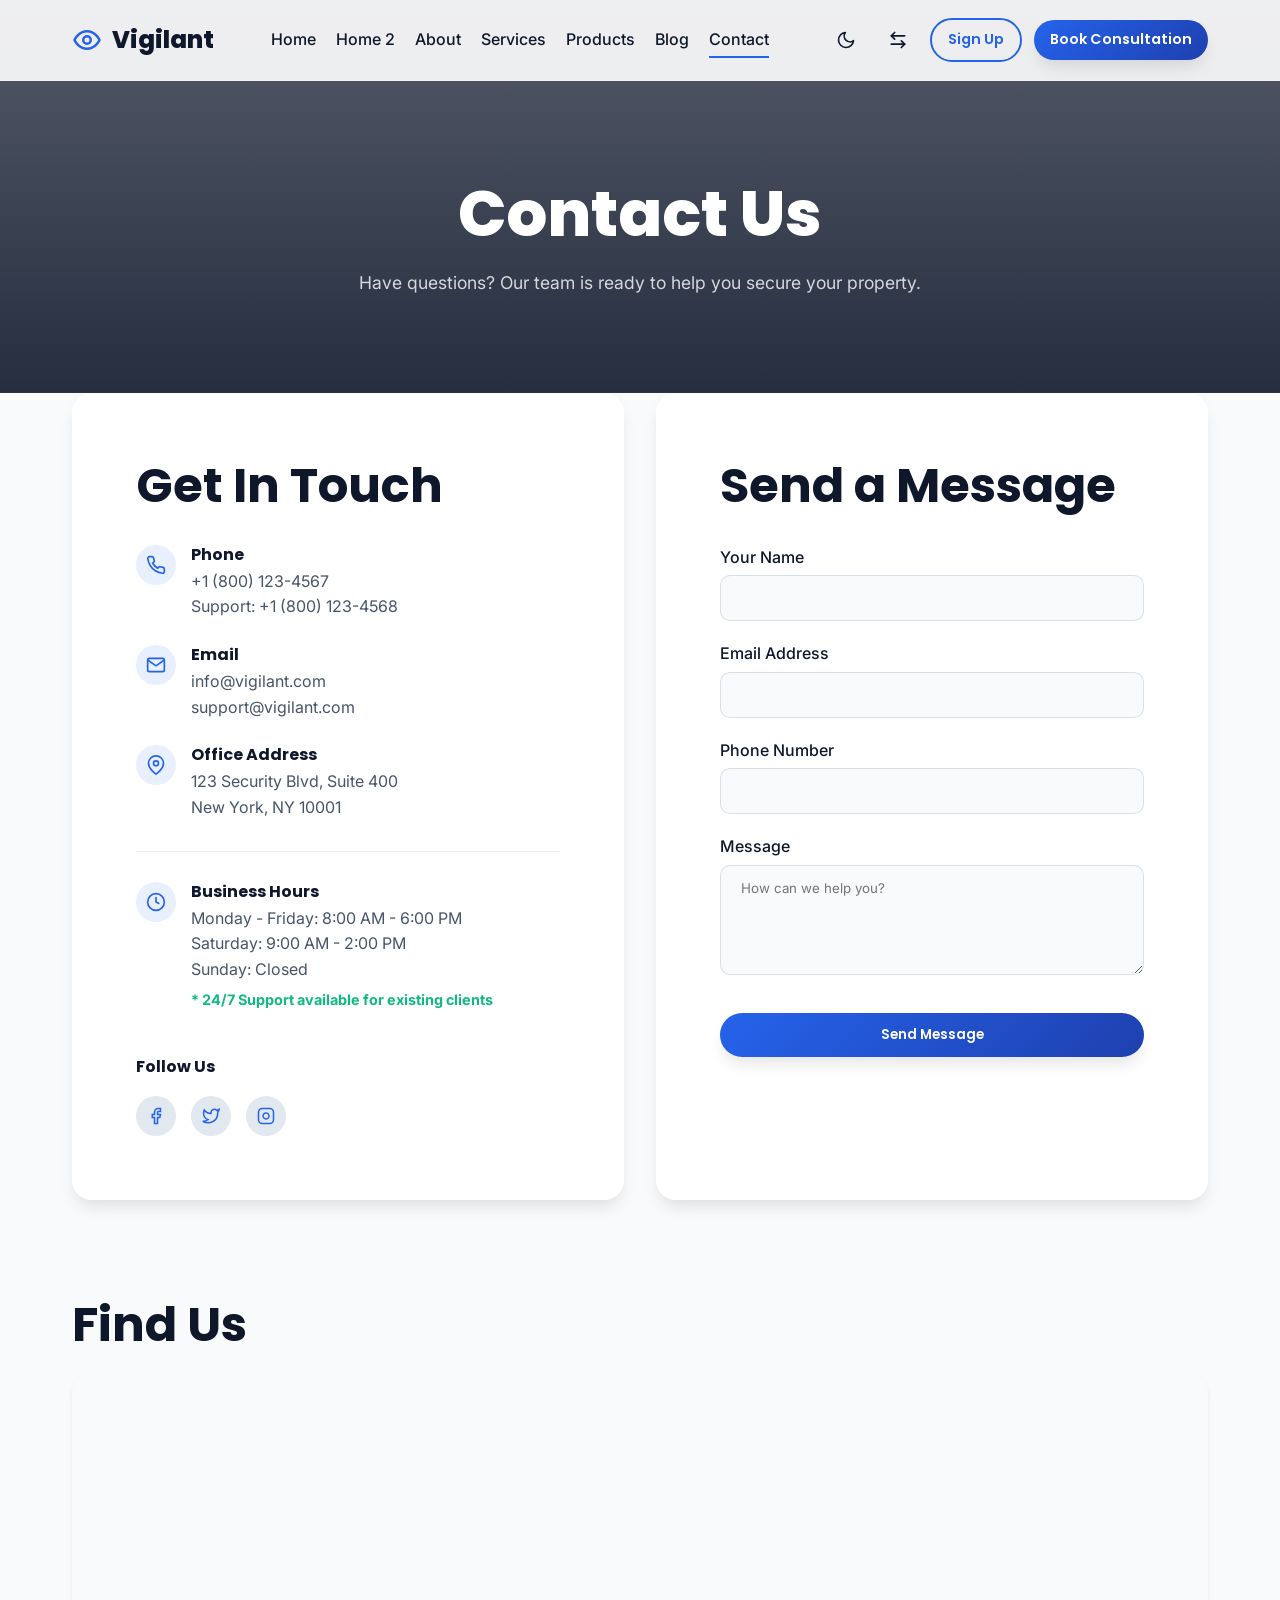
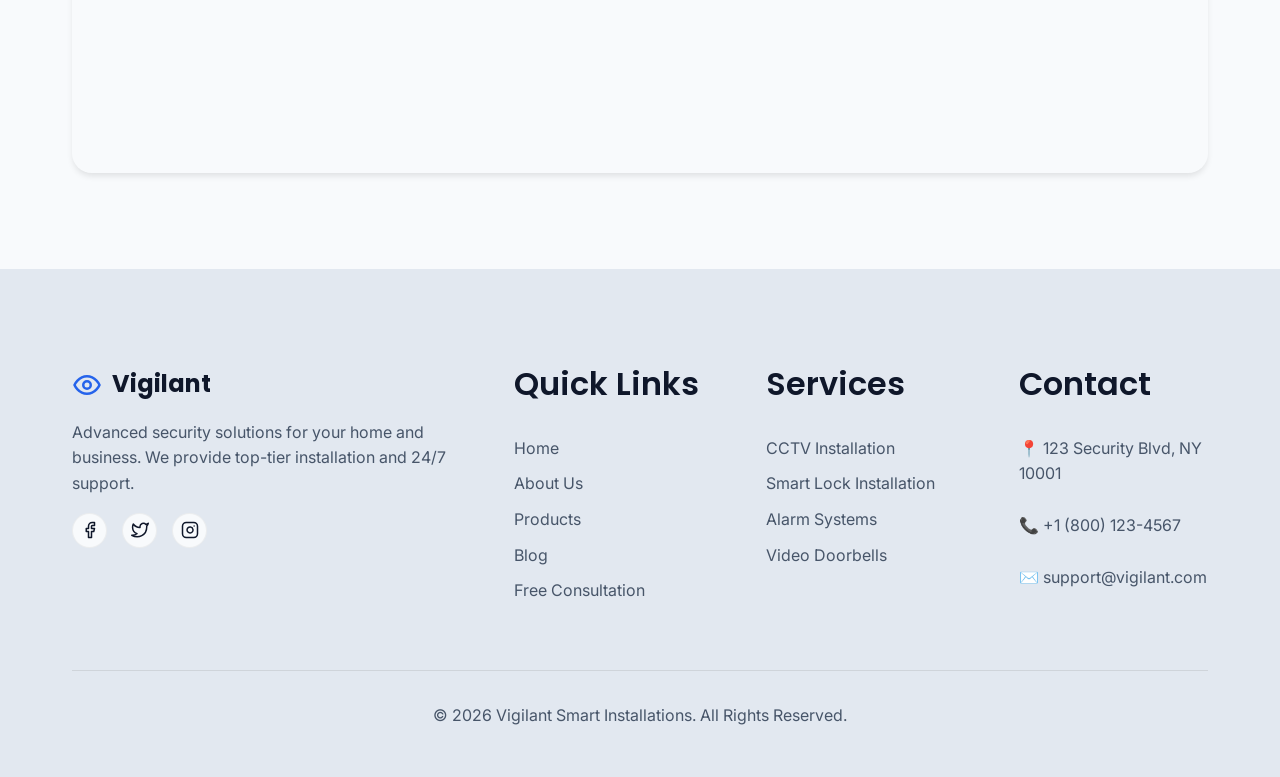
<file: contact.html>
<!DOCTYPE html>
<html lang="en">
<head>
  <meta charset="UTF-8">
  <meta name="viewport" content="width=device-width, initial-scale=1.0, maximum-scale=1.0, user-scalable=no">
  <title>Contact Us - Vigilant Smart Installations</title>
  <meta name="description" content="Get in touch with Vigilant. Contact us for any inquiries or support.">
  
  <link rel="stylesheet" href="css/variables.css">
  <link rel="stylesheet" href="css/global.css">
  <link rel="stylesheet" href="css/animations.css">
  
  <style>
    .contact-hero {
      padding: calc(80px + var(--space-xl)) 0 var(--space-xl) 0;
      background-image: linear-gradient(rgba(15, 23, 42, 0.7), rgba(15, 23, 42, 0.9)), url('https://images.pexels.com/photos/1181676/pexels-photo-1181676.jpeg');
      background-size: cover;
      background-position: center;
      background-repeat: no-repeat;
      color: var(--color-white);
      text-align: center;
    }

    .contact-hero h1 {
      color: var(--color-white);
    }

    .contact-hero p {
      color: rgba(255, 255, 255, 0.8) !important;
    }

    .contact-card {
      background: var(--bg-card);
      padding: var(--space-lg);
      border-radius: 20px;
      box-shadow: var(--shadow-md);
      height: 100%;
    }

    .info-item {
      display: flex;
      align-items: flex-start;
      gap: 15px;
      margin-bottom: 25px;
    }

    .info-icon {
      width: 40px;
      height: 40px;
      background: rgba(37, 99, 235, 0.1);
      color: var(--color-primary);
      border-radius: 50%;
      display: flex;
      align-items: center;
      justify-content: center;
      flex-shrink: 0;
    }

    .map-container {
      width: 100%;
      height: 400px;
      border-radius: 20px;
      overflow: hidden;
      box-shadow: var(--shadow-sm);
    }
    
    .social-links {
      display: flex;
      gap: 15px;
      margin-top: 20px;
    }
    
    .social-links a {
      width: 40px;
      height: 40px;
      border-radius: 50%;
      background: var(--bg-alt);
      color: var(--color-primary);
      display: flex;
      align-items: center;
      justify-content: center;
      transition: all var(--transition-fast);
    }
    
    .social-links a:hover {
      background: var(--color-primary);
      color: var(--color-white);
      transform: translateY(-3px);
    }
  </style>
  <link rel="icon" type="image/svg+xml" href="data:image/svg+xml,%3Csvg xmlns='http://www.w3.org/2000/svg' viewBox='0 0 24 24' fill='none' stroke='%232563EB' stroke-width='2' stroke-linecap='round' stroke-linejoin='round'%3E%3Cpath d='M2 12s3-7 10-7 10 7 10 7-3 7-10 7-10-7-10-7Z'/%3E%3Ccircle cx='12' cy='12' r='3'/%3E%3C/svg%3E">
</head>
<body>

  <div class="loader-wrapper" id="global-loader"><div class="loader"></div></div>
  <app-header></app-header>

  <main>
    <section class="contact-hero">
      <div class="container animate-fade-in">
        <h1>Contact Us</h1>
        <p style="color: var(--text-muted); max-width: 600px; margin: 0 auto; font-size: 1.1rem;">Have questions? Our team is ready to help you secure your property.</p>
      </div>
    </section>

    <section class="section" style="padding-top: 0;">
      <div class="container">
        <div class="grid grid-2">
          
          <!-- Content 1: Contact Information & Content 4: Business Hours -->
          <div class="contact-card animate-slide-left">
            <h2 style="margin-bottom: 30px;">Get In Touch</h2>
            
            <div class="info-item">
              <div class="info-icon">
                <svg width="20" height="20" viewBox="0 0 24 24" fill="none" stroke="currentColor" stroke-width="2"><path d="M22 16.92v3a2 2 0 0 1-2.18 2 19.79 19.79 0 0 1-8.63-3.07 19.5 19.5 0 0 1-6-6 19.79 19.79 0 0 1-3.07-8.67A2 2 0 0 1 4.11 2h3a2 2 0 0 1 2 1.72 12.84 12.84 0 0 0 .7 2.81 2 2 0 0 1-.45 2.11L8.09 9.91a16 16 0 0 0 6 6l1.27-1.27a2 2 0 0 1 2.11-.45 12.84 12.84 0 0 0 2.81.7A2 2 0 0 1 22 16.92z"></path></svg>
              </div>
              <div>
                <h4 style="margin-bottom: 5px;">Phone</h4>
                <p style="margin: 0;">+1 (800) 123-4567<br>Support: +1 (800) 123-4568</p>
              </div>
            </div>

            <div class="info-item">
              <div class="info-icon">
                <svg width="20" height="20" viewBox="0 0 24 24" fill="none" stroke="currentColor" stroke-width="2"><path d="M4 4h16c1.1 0 2 .9 2 2v12c0 1.1-.9 2-2 2H4c-1.1 0-2-.9-2-2V6c0-1.1.9-2 2-2z"></path><polyline points="22,6 12,13 2,6"></polyline></svg>
              </div>
              <div>
                <h4 style="margin-bottom: 5px;">Email</h4>
                <p style="margin: 0;">info@vigilant.com<br>support@vigilant.com</p>
              </div>
            </div>

            <div class="info-item">
              <div class="info-icon">
                <svg width="20" height="20" viewBox="0 0 24 24" fill="none" stroke="currentColor" stroke-width="2"><path d="M21 10c0 7-9 13-9 13s-9-6-9-13a9 9 0 0 1 18 0z"></path><circle cx="12" cy="10" r="3"></circle></svg>
              </div>
              <div>
                <h4 style="margin-bottom: 5px;">Office Address</h4>
                <p style="margin: 0;">123 Security Blvd, Suite 400<br>New York, NY 10001</p>
              </div>
            </div>

            <hr style="border: 0; border-top: 1px solid rgba(148,163,184,0.2); margin: 30px 0;">

            <div class="info-item">
              <div class="info-icon">
                <svg width="20" height="20" viewBox="0 0 24 24" fill="none" stroke="currentColor" stroke-width="2"><circle cx="12" cy="12" r="10"></circle><polyline points="12 6 12 12 16 14"></polyline></svg>
              </div>
              <div>
                <h4 style="margin-bottom: 5px;">Business Hours</h4>
                <p style="margin: 0;">Monday - Friday: 8:00 AM - 6:00 PM<br>Saturday: 9:00 AM - 2:00 PM<br>Sunday: Closed</p>
                <p style="margin-top: 5px; color: var(--color-secondary); font-size: 0.9rem; font-weight: bold;">* 24/7 Support available for existing clients</p>
              </div>
            </div>

            <h4 style="margin-top: 30px;">Follow Us</h4>
            <div class="social-links">
              <a href="#"><svg width="18" height="18" viewBox="0 0 24 24" fill="none" stroke="currentColor" stroke-width="2"><path d="M18 2h-3a5 5 0 0 0-5 5v3H7v4h3v8h4v-8h3l1-4h-4V7a1 1 0 0 1 1-1h3z"></path></svg></a>
              <a href="#"><svg width="18" height="18" viewBox="0 0 24 24" fill="none" stroke="currentColor" stroke-width="2"><path d="M23 3a10.9 10.9 0 0 1-3.14 1.53 4.48 4.48 0 0 0-7.86 3v1A10.66 10.66 0 0 1 3 4s-4 9 5 13a11.64 11.64 0 0 1-7 2c9 5 20 0 20-11.5a4.5 4.5 0 0 0-.08-.83A7.72 7.72 0 0 0 23 3z"></path></svg></a>
              <a href="#"><svg width="18" height="18" viewBox="0 0 24 24" fill="none" stroke="currentColor" stroke-width="2"><rect x="2" y="2" width="20" height="20" rx="5" ry="5"></rect><path d="M16 11.37A4 4 0 1 1 12.63 8 4 4 0 0 1 16 11.37z"></path><line x1="17.5" y1="6.5" x2="17.51" y2="6.5"></line></svg></a>
            </div>

          </div>

          <!-- Content 3: Contact Form -->
          <div class="contact-card animate-slide-right">
            <h2 style="margin-bottom: 30px;">Send a Message</h2>
            <form id="contactForm" onsubmit="event.preventDefault(); alert('Message sent! We will reply shortly.');">
              <div class="form-group" style="margin-bottom: 20px;">
                <label for="c-name" style="display:block; margin-bottom: 5px; font-weight: 500;">Your Name</label>
                <input type="text" id="c-name" class="form-control" required>
              </div>
              
              <div class="form-group" style="margin-bottom: 20px;">
                <label for="c-email" style="display:block; margin-bottom: 5px; font-weight: 500;">Email Address</label>
                <input type="email" id="c-email" class="form-control" required>
              </div>

              <div class="form-group" style="margin-bottom: 20px;">
                <label for="c-phone" style="display:block; margin-bottom: 5px; font-weight: 500;">Phone Number</label>
                <input type="tel" id="c-phone" class="form-control" required>
              </div>

              <div class="form-group" style="margin-bottom: 30px;">
                <label for="c-msg" style="display:block; margin-bottom: 5px; font-weight: 500;">Message</label>
                <textarea id="c-msg" class="form-control" rows="5" required placeholder="How can we help you?"></textarea>
              </div>

              <button type="submit" class="btn btn-primary" style="width: 100%;">Send Message</button>
            </form>
          </div>

        </div>
      </div>
    </section>

    <!-- Content 2: Google Map -->
    <section class="section" style="padding-top: 0;">
      <div class="container reveal">
        <h2 style="margin-bottom: 20px;">Find Us</h2>
        <div class="map-container">
          <iframe src="https://www.google.com/maps/embed?pb=!1m18!1m12!1m3!1d193595.2528000654!2d-74.14483011400827!3d40.6976312333454!2m3!1f0!2f0!3f0!3m2!1i1024!2i768!4f13.1!3m3!1m2!1s0x89c24fa5d33f083b%3A0xc80b8f06e177fe62!2sNew%20York%2C%20NY%2C%20USA!5e0!3m2!1sen!2s!4v1697200000000!5m2!1sen!2s" width="100%" height="100%" style="border:0;" allowfullscreen="" loading="lazy" referrerpolicy="no-referrer-when-downgrade"></iframe>
        </div>
      </div>
    </section>

  </main>

  <app-footer></app-footer>

  <script src="js/components.js"></script>
  <script src="js/app.js"></script>
</body>
</html>
</file>
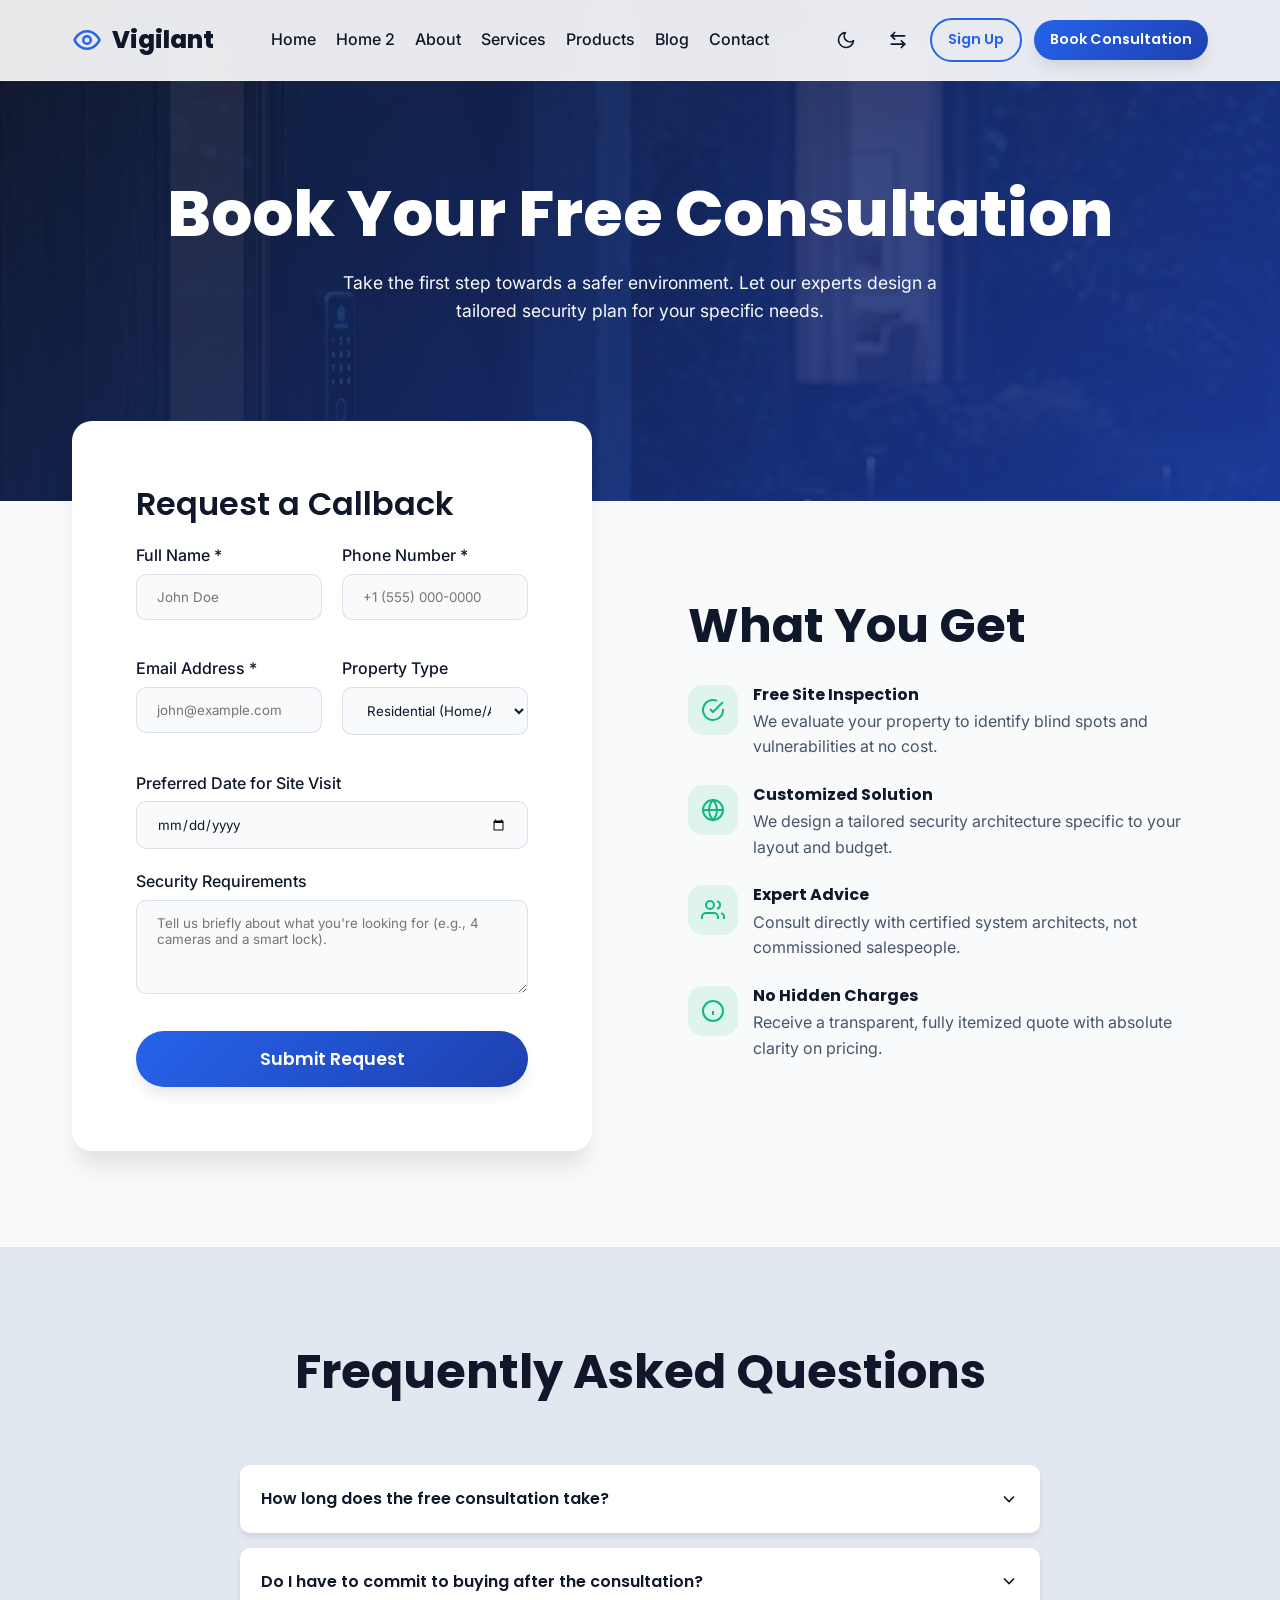
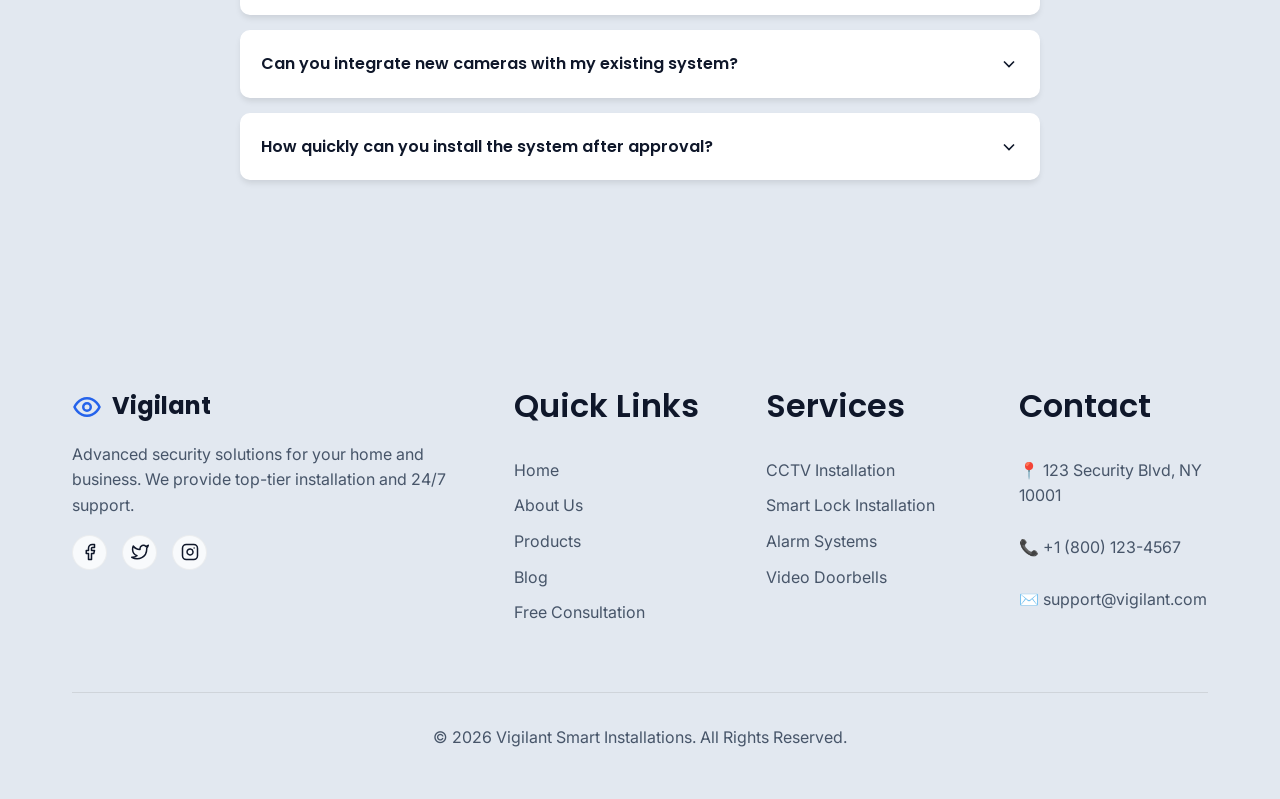
<file: free-consultation.html>
<!DOCTYPE html>
<html lang="en">
<head>
  <meta charset="UTF-8">
  <meta name="viewport" content="width=device-width, initial-scale=1.0, maximum-scale=1.0, user-scalable=no">
  <title>Free Consultation - Vigilant Smart Installations</title>
  <meta name="description" content="Book a free security consultation with Vigilant experts. Get a customized quote for your home or business.">
  
  <link rel="stylesheet" href="css/variables.css">
  <link rel="stylesheet" href="css/global.css">
  <link rel="stylesheet" href="css/animations.css">
  
  <style>
    .consultation-hero {
      padding: calc(80px + var(--space-xl)) 0 var(--space-xl) 0;
      background: linear-gradient(135deg, rgba(15, 23, 42, 0.85), rgba(30, 64, 175, 0.85)), url('images/consultation-hero.png') center/cover no-repeat;
      color: var(--color-white);
    }
    
    .consultation-hero h1 { color: var(--color-white); }
    
    .booking-form {
      background: var(--bg-card);
      padding: var(--space-lg);
      border-radius: 20px;
      box-shadow: var(--shadow-lg);
      margin-top: -80px;
      position: relative;
      z-index: 10;
    }

    .form-row {
      display: grid;
      grid-template-columns: 1fr 1fr;
      gap: 20px;
      margin-bottom: 20px;
    }

    @media (max-width: 768px) {
      .form-row {
        grid-template-columns: 1fr;
      }
    }

    .benefit-item {
      display: flex;
      align-items: flex-start;
      gap: 15px;
      margin-bottom: 25px;
    }

    .benefit-icon {
      width: 50px;
      height: 50px;
      background: rgba(16, 185, 129, 0.1);
      color: var(--color-secondary);
      border-radius: 15px;
      display: flex;
      align-items: center;
      justify-content: center;
      flex-shrink: 0;
    }

    /* Accordion */
    .accordion-item {
      background: var(--bg-card);
      border: var(--glass-border);
      border-radius: 10px;
      margin-bottom: 15px;
      overflow: hidden;
      box-shadow: var(--shadow-sm);
    }

    .accordion-header {
      padding: 20px;
      cursor: pointer;
      display: flex;
      justify-content: space-between;
      align-items: center;
      font-family: var(--font-heading);
      font-weight: 600;
      background: var(--bg-card);
      transition: background var(--transition-fast);
    }

    .accordion-header:hover {
      background: var(--bg-alt);
    }

    .accordion-content {
      padding: 0 20px;
      max-height: 0;
      overflow: hidden;
      transition: max-height 0.3s ease-out, padding 0.3s ease;
    }

    .accordion-item.active .accordion-content {
      padding: 20px;
      max-height: 300px;
      border-top: 1px solid rgba(148, 163, 184, 0.1);
    }
    
    .accordion-item.active .accordion-icon {
      transform: rotate(180deg);
    }
    
    .accordion-icon {
      transition: transform 0.3s ease;
    }
  </style>
  <link rel="icon" type="image/svg+xml" href="data:image/svg+xml,%3Csvg xmlns='http://www.w3.org/2000/svg' viewBox='0 0 24 24' fill='none' stroke='%232563EB' stroke-width='2' stroke-linecap='round' stroke-linejoin='round'%3E%3Cpath d='M2 12s3-7 10-7 10 7 10 7-3 7-10 7-10-7-10-7Z'/%3E%3Ccircle cx='12' cy='12' r='3'/%3E%3C/svg%3E">
</head>
<body>

  <div class="loader-wrapper" id="global-loader"><div class="loader"></div></div>
  <app-header></app-header>

  <main>
    <!-- Content 1: Consultation Introduction -->
    <section class="consultation-hero">
      <div class="container text-center animate-fade-in">
        <h1>Book Your Free Consultation</h1>
        <p style="color: var(--color-light-gray); max-width: 600px; margin: 0 auto; font-size: 1.1rem; padding-bottom: 80px;">Take the first step towards a safer environment. Let our experts design a tailored security plan for your specific needs.</p>
      </div>
    </section>

    <section class="section" style="padding-top: 0;">
      <div class="container">
        <div class="grid grid-2" style="align-items: flex-start; gap: var(--space-xl);">
          
          <!-- Content 2: Professional Booking Form -->
          <div class="booking-form animate-slide-left">
            <h3 style="margin-bottom: 20px;">Request a Callback</h3>
            <form id="consultationForm" onsubmit="event.preventDefault(); alert('Request submitted successfully! We will contact you soon.');">
              <div class="form-row">
                <div class="form-group">
                  <label for="name" style="display:block; margin-bottom: 5px; font-weight: 500;">Full Name *</label>
                  <input type="text" id="name" class="form-control" required placeholder="John Doe">
                </div>
                <div class="form-group">
                  <label for="phone" style="display:block; margin-bottom: 5px; font-weight: 500;">Phone Number *</label>
                  <input type="tel" id="phone" class="form-control" required placeholder="+1 (555) 000-0000">
                </div>
              </div>
              
              <div class="form-row">
                <div class="form-group">
                  <label for="email" style="display:block; margin-bottom: 5px; font-weight: 500;">Email Address *</label>
                  <input type="email" id="email" class="form-control" required placeholder="john@example.com">
                </div>
                <div class="form-group">
                  <label for="property" style="display:block; margin-bottom: 5px; font-weight: 500;">Property Type</label>
                  <select id="property" class="form-control">
                    <option value="residential">Residential (Home/Apartment)</option>
                    <option value="commercial">Commercial (Office/Retail)</option>
                    <option value="industrial">Industrial (Warehouse)</option>
                  </select>
                </div>
              </div>

              <div class="form-group" style="margin-bottom: 20px;">
                <label for="date" style="display:block; margin-bottom: 5px; font-weight: 500;">Preferred Date for Site Visit</label>
                <input type="date" id="date" class="form-control">
              </div>

              <div class="form-group" style="margin-bottom: 30px;">
                <label for="requirements" style="display:block; margin-bottom: 5px; font-weight: 500;">Security Requirements</label>
                <textarea id="requirements" class="form-control" rows="4" placeholder="Tell us briefly about what you're looking for (e.g., 4 cameras and a smart lock)."></textarea>
              </div>

              <button type="submit" class="btn btn-primary" style="width: 100%; font-size: 1.1rem; padding: 15px;">Submit Request</button>
            </form>
          </div>

          <!-- Content 3: Benefits -->
          <div class="animate-slide-right" style="padding-top: var(--space-xl);">
            <h2 style="margin-bottom: 30px;">What You Get</h2>
            
            <div class="benefit-item">
              <div class="benefit-icon">
                <svg width="24" height="24" viewBox="0 0 24 24" fill="none" stroke="currentColor" stroke-width="2"><path d="M22 11.08V12a10 10 0 1 1-5.93-9.14"></path><polyline points="22 4 12 14.01 9 11.01"></polyline></svg>
              </div>
              <div>
                <h4 style="margin-bottom: 5px;">Free Site Inspection</h4>
                <p style="margin: 0;">We evaluate your property to identify blind spots and vulnerabilities at no cost.</p>
              </div>
            </div>

            <div class="benefit-item">
              <div class="benefit-icon">
                <svg width="24" height="24" viewBox="0 0 24 24" fill="none" stroke="currentColor" stroke-width="2"><circle cx="12" cy="12" r="10"></circle><line x1="2" y1="12" x2="22" y2="12"></line><path d="M12 2a15.3 15.3 0 0 1 4 10 15.3 15.3 0 0 1-4 10 15.3 15.3 0 0 1-4-10 15.3 15.3 0 0 1 4-10z"></path></svg>
              </div>
              <div>
                <h4 style="margin-bottom: 5px;">Customized Solution</h4>
                <p style="margin: 0;">We design a tailored security architecture specific to your layout and budget.</p>
              </div>
            </div>

            <div class="benefit-item">
              <div class="benefit-icon">
                <svg width="24" height="24" viewBox="0 0 24 24" fill="none" stroke="currentColor" stroke-width="2"><path d="M17 21v-2a4 4 0 0 0-4-4H5a4 4 0 0 0-4 4v2"></path><circle cx="9" cy="7" r="4"></circle><path d="M23 21v-2a4 4 0 0 0-3-3.87"></path><path d="M16 3.13a4 4 0 0 1 0 7.75"></path></svg>
              </div>
              <div>
                <h4 style="margin-bottom: 5px;">Expert Advice</h4>
                <p style="margin: 0;">Consult directly with certified system architects, not commissioned salespeople.</p>
              </div>
            </div>

            <div class="benefit-item">
              <div class="benefit-icon">
                <svg width="24" height="24" viewBox="0 0 24 24" fill="none" stroke="currentColor" stroke-width="2"><circle cx="12" cy="12" r="10"></circle><line x1="12" y1="16" x2="12" y2="12"></line><line x1="12" y1="8" x2="12.01" y2="8"></line></svg>
              </div>
              <div>
                <h4 style="margin-bottom: 5px;">No Hidden Charges</h4>
                <p style="margin: 0;">Receive a transparent, fully itemized quote with absolute clarity on pricing.</p>
              </div>
            </div>
          </div>
        </div>
      </div>
    </section>

    <!-- Content 4: Frequently Asked Questions -->
    <section class="section" style="background: var(--bg-alt);">
      <div class="container reveal">
        <div class="text-center" style="margin-bottom: var(--space-lg)">
          <h2>Frequently Asked Questions</h2>
        </div>
        
        <div style="max-width: 800px; margin: 0 auto;">
          <div class="accordion-item">
            <div class="accordion-header" onclick="this.parentElement.classList.toggle('active')">
              How long does the free consultation take?
              <svg class="accordion-icon" width="20" height="20" viewBox="0 0 24 24" fill="none" stroke="currentColor" stroke-width="2"><polyline points="6 9 12 15 18 9"></polyline></svg>
            </div>
            <div class="accordion-content">
              <p>An initial phone consultation takes about 15-20 minutes. If an on-site survey is requested, it typically takes 30-45 minutes depending on the size of the property.</p>
            </div>
          </div>

          <div class="accordion-item">
            <div class="accordion-header" onclick="this.parentElement.classList.toggle('active')">
              Do I have to commit to buying after the consultation?
              <svg class="accordion-icon" width="20" height="20" viewBox="0 0 24 24" fill="none" stroke="currentColor" stroke-width="2"><polyline points="6 9 12 15 18 9"></polyline></svg>
            </div>
            <div class="accordion-content">
              <p>Not at all! Our consultation and quotes are 100% free and carry absolutely no obligation to purchase.</p>
            </div>
          </div>

          <div class="accordion-item">
            <div class="accordion-header" onclick="this.parentElement.classList.toggle('active')">
              Can you integrate new cameras with my existing system?
              <svg class="accordion-icon" width="20" height="20" viewBox="0 0 24 24" fill="none" stroke="currentColor" stroke-width="2"><polyline points="6 9 12 15 18 9"></polyline></svg>
            </div>
            <div class="accordion-content">
              <p>In many cases, yes. Our technicians will assess your current DVR/NVR and wiring during the site survey to determine compatibility.</p>
            </div>
          </div>
          
          <div class="accordion-item">
            <div class="accordion-header" onclick="this.parentElement.classList.toggle('active')">
              How quickly can you install the system after approval?
              <svg class="accordion-icon" width="20" height="20" viewBox="0 0 24 24" fill="none" stroke="currentColor" stroke-width="2"><polyline points="6 9 12 15 18 9"></polyline></svg>
            </div>
            <div class="accordion-content">
              <p>Most residential installations can be scheduled within 24 to 48 hours of quote approval. Larger commercial jobs may require a week's lead time for hardware procurement.</p>
            </div>
          </div>
        </div>
      </div>
    </section>

  </main>

  <app-footer></app-footer>

  <script src="js/components.js"></script>
  <script src="js/app.js"></script>
</body>
</html>
</file>
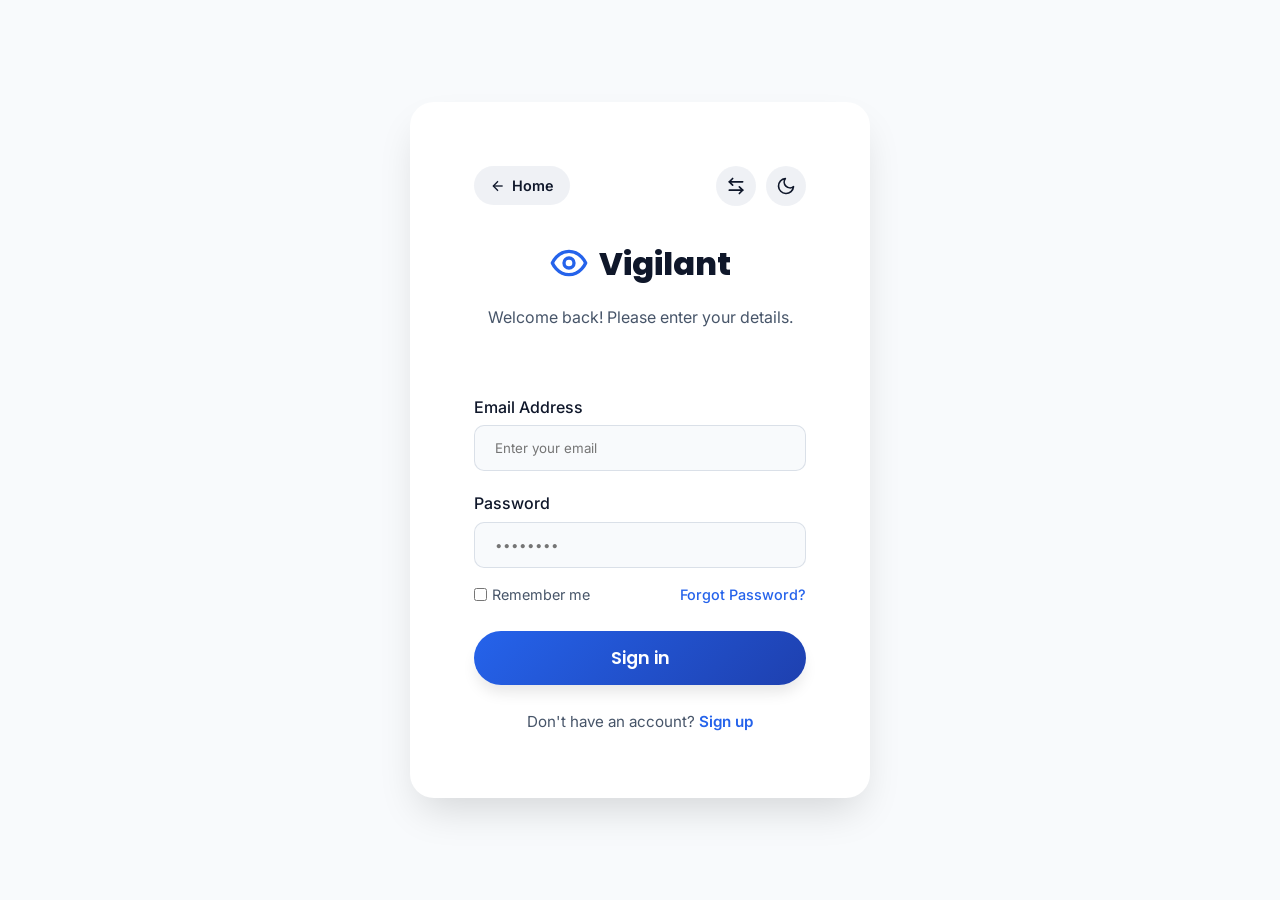
<file: login.html>
<!DOCTYPE html>
<html lang="en">
<head>
  <meta charset="UTF-8">
  <meta name="viewport" content="width=device-width, initial-scale=1.0, maximum-scale=1.0, user-scalable=no">
  <title>Login - Vigilant Smart Installations</title>
  
  <link rel="stylesheet" href="css/variables.css">
  <link rel="stylesheet" href="css/global.css">
  <link rel="stylesheet" href="css/animations.css">
  
  <style>
    .auth-layout {
      min-height: 100vh;
      display: flex;
      align-items: center;
      justify-content: center;
      background: var(--bg-main);
      padding: var(--space-md) var(--space-sm);
      transition: background-color var(--transition-normal);
    }

    .auth-card {
      background: var(--bg-card);
      width: 100%;
      max-width: 460px;
      padding: var(--space-lg);
      border-radius: 24px;
      box-shadow: 0 20px 40px -10px rgba(0, 0, 0, 0.15);
      position: relative;
    }

    .auth-card-header {
      display: flex;
      justify-content: space-between;
      align-items: center;
      margin-bottom: var(--space-md);
    }

    .auth-home-btn {
      color: var(--text-main);
      display: inline-flex;
      align-items: center;
      gap: 6px;
      font-size: 0.9rem;
      font-weight: 600;
      text-decoration: none;
      padding: 8px 16px;
      background: rgba(148, 163, 184, 0.15);
      border-radius: 20px;
      transition: all var(--transition-fast);
    }

    .auth-home-btn:hover {
      background: rgba(148, 163, 184, 0.3);
    }

    .auth-top-controls {
      display: flex;
      align-items: center;
      gap: 10px;
    }

    .auth-icon-btn {
      background: rgba(148, 163, 184, 0.15);
      border: none;
      color: var(--text-main);
      cursor: pointer;
      width: 40px;
      height: 40px;
      border-radius: 50%;
      display: flex;
      align-items: center;
      justify-content: center;
      transition: all var(--transition-fast);
    }
    
    .auth-icon-btn:hover {
      background: rgba(148, 163, 184, 0.3);
      transform: translateY(-2px);
    }

    .auth-logo {
      display: flex;
      align-items: center;
      justify-content: center;
      gap: 10px;
      font-family: var(--font-heading);
      font-weight: 800;
      font-size: 2rem;
      color: var(--text-main);
      margin-bottom: var(--space-sm);
      text-decoration: none;
    }

    .auth-logo span {
      color: var(--color-primary);
    }

    .auth-subtitle {
      text-align: center;
      color: var(--text-muted);
      margin-bottom: var(--space-lg);
    }

    .form-group label {
      display: block;
      margin-bottom: 5px;
      font-weight: 500;
      color: var(--text-main);
    }

    .auth-options {
      display: flex;
      justify-content: space-between;
      align-items: center;
      margin-bottom: 25px;
      font-size: 0.9rem;
    }

    .auth-options label {
      display: flex;
      align-items: center;
      gap: 5px;
      cursor: pointer;
      color: var(--text-muted);
    }

    .auth-footer {
      margin-top: 25px;
      text-align: center;
      font-size: 0.95rem;
    }

    @media (max-width: 576px) {
      .auth-layout {
        padding: 15px;
      }

      .auth-card {
        padding: 20px 16px;
        border-radius: 20px;
      }

      .auth-home-btn {
        font-size: 0.85rem;
        padding: 6px 12px;
      }

      .auth-icon-btn {
        width: 36px;
        height: 36px;
      }
    }
  </style>
  <link rel="icon" type="image/svg+xml" href="data:image/svg+xml,%3Csvg xmlns='http://www.w3.org/2000/svg' viewBox='0 0 24 24' fill='none' stroke='%232563EB' stroke-width='2' stroke-linecap='round' stroke-linejoin='round'%3E%3Cpath d='M2 12s3-7 10-7 10 7 10 7-3 7-10 7-10-7-10-7Z'/%3E%3Ccircle cx='12' cy='12' r='3'/%3E%3C/svg%3E">
</head>
<body>

  <div class="auth-layout">
    <div class="auth-card animate-fade-in">
      
      <!-- Inside Card Header -->
      <div class="auth-card-header">
        <a href="index.html" class="auth-home-btn">
          <svg width="16" height="16" viewBox="0 0 24 24" fill="none" stroke="currentColor" stroke-width="2"><line x1="19" y1="12" x2="5" y2="12"></line><polyline points="12 19 5 12 12 5"></polyline></svg> Home
        </a>
        <div class="auth-top-controls">
          <button class="auth-icon-btn rtl-toggle" id="rtl-toggle" title="Toggle RTL" aria-label="Toggle RTL">
            <svg width="20" height="20" viewBox="0 0 24 24" fill="none" stroke="currentColor" stroke-width="2" stroke-linecap="round" stroke-linejoin="round"><path d="M8 3 4 7l4 4"/><path d="M4 7h16"/><path d="m16 21 4-4-4-4"/><path d="M20 17H4"/></svg>
          </button>
          <button class="auth-icon-btn theme-toggle" id="theme-toggle" title="Toggle Theme" aria-label="Toggle Theme">
            <svg width="20" height="20" viewBox="0 0 24 24" fill="none" stroke="currentColor" stroke-width="2"><path d="M21 12.79A9 9 0 1 1 11.21 3 7 7 0 0 0 21 12.79z"/></svg>
          </button>
        </div>
      </div>

      <a href="index.html" class="auth-logo">
        <svg width="40" height="40" viewBox="0 0 24 24" fill="none" stroke="var(--color-primary)" stroke-width="2" stroke-linecap="round" stroke-linejoin="round">
          <path d="M2 12s3-7 10-7 10 7 10 7-3 7-10 7-10-7-10-7Z"></path>
          <circle cx="12" cy="12" r="3"></circle>
        </svg>
        Vigilant
      </a>
      
      <p class="auth-subtitle">Welcome back! Please enter your details.</p>

      <form onsubmit="event.preventDefault(); window.location.href='index.html';">
        <div class="form-group" style="margin-bottom: 20px;">
          <label for="email">Email Address</label>
          <input type="email" id="email" class="form-control" required placeholder="Enter your email">
        </div>
        
        <div class="form-group" style="margin-bottom: 15px;">
          <label for="password">Password</label>
          <input type="password" id="password" class="form-control" required placeholder="••••••••">
        </div>

        <div class="auth-options">
          <label>
            <input type="checkbox" id="remember">
            Remember me
          </label>
          <a href="#" style="color: var(--color-primary); font-weight: 500;">Forgot Password?</a>
        </div>

        <button type="submit" class="btn btn-primary" style="width: 100%; font-size: 1.1rem; padding: 14px;">Sign in</button>
      </form>

      <div class="auth-footer">
        <span style="color: var(--text-muted);">Don't have an account?</span> 
        <a href="signup.html" style="font-weight: 600;">Sign up</a>
      </div>
    </div>
  </div>

  <script src="js/app.js"></script>
</body>
</html>
</file>
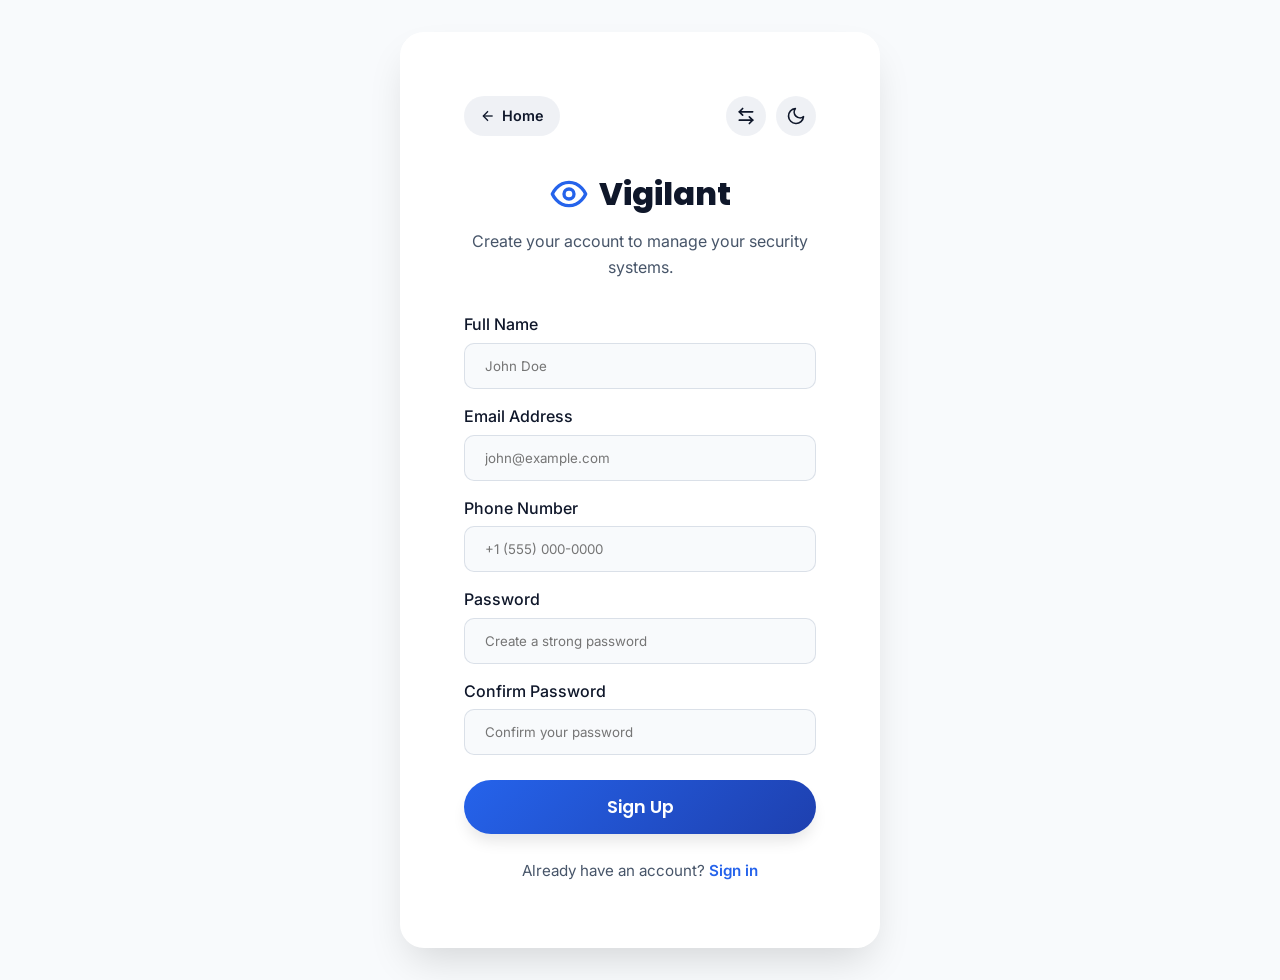
<file: signup.html>
<!DOCTYPE html>
<html lang="en">
<head>
  <meta charset="UTF-8">
  <meta name="viewport" content="width=device-width, initial-scale=1.0, maximum-scale=1.0, user-scalable=no">
  <title>Sign Up - Vigilant Smart Installations</title>
  
  <link rel="stylesheet" href="css/variables.css">
  <link rel="stylesheet" href="css/global.css">
  <link rel="stylesheet" href="css/animations.css">
  
  <style>
    .auth-layout {
      min-height: 100vh;
      display: flex;
      align-items: center;
      justify-content: center;
      background: var(--bg-main);
      padding: var(--space-md) var(--space-sm);
      transition: background-color var(--transition-normal);
    }

    .auth-card {
      background: var(--bg-card);
      width: 100%;
      max-width: 480px;
      padding: var(--space-lg);
      border-radius: 24px;
      box-shadow: 0 20px 40px -10px rgba(0, 0, 0, 0.15);
      position: relative;
    }

    .auth-card-header {
      display: flex;
      justify-content: space-between;
      align-items: center;
      margin-bottom: var(--space-md);
    }

    .auth-home-btn {
      color: var(--text-main);
      display: inline-flex;
      align-items: center;
      gap: 6px;
      font-size: 0.9rem;
      font-weight: 600;
      text-decoration: none;
      padding: 8px 16px;
      background: rgba(148, 163, 184, 0.15);
      border-radius: 20px;
      transition: all var(--transition-fast);
    }

    .auth-home-btn:hover {
      background: rgba(148, 163, 184, 0.3);
    }

    .auth-top-controls {
      display: flex;
      align-items: center;
      gap: 10px;
    }

    .auth-icon-btn {
      background: rgba(148, 163, 184, 0.15);
      border: none;
      color: var(--text-main);
      cursor: pointer;
      width: 40px;
      height: 40px;
      border-radius: 50%;
      display: flex;
      align-items: center;
      justify-content: center;
      transition: all var(--transition-fast);
    }
    
    .auth-icon-btn:hover {
      background: rgba(148, 163, 184, 0.3);
      transform: translateY(-2px);
    }

    .auth-logo {
      display: flex;
      align-items: center;
      justify-content: center;
      gap: 10px;
      font-family: var(--font-heading);
      font-weight: 800;
      font-size: 2rem;
      color: var(--text-main);
      margin-bottom: 10px;
      text-decoration: none;
    }

    .auth-logo span {
      color: var(--color-primary);
    }

    .auth-subtitle {
      text-align: center;
      color: var(--text-muted);
      margin-bottom: var(--space-md);
    }

    .form-group label {
      display: block;
      margin-bottom: 5px;
      font-weight: 500;
      color: var(--text-main);
    }

    .auth-footer {
      margin-top: 25px;
      text-align: center;
      font-size: 0.95rem;
    }

    @media (max-width: 576px) {
      .auth-layout {
        padding: 15px;
      }

      .auth-card {
        padding: 20px 16px;
        border-radius: 20px;
      }

      .auth-home-btn {
        font-size: 0.85rem;
        padding: 6px 12px;
      }

      .auth-icon-btn {
        width: 36px;
        height: 36px;
      }
    }
  </style>
  <link rel="icon" type="image/svg+xml" href="data:image/svg+xml,%3Csvg xmlns='http://www.w3.org/2000/svg' viewBox='0 0 24 24' fill='none' stroke='%232563EB' stroke-width='2' stroke-linecap='round' stroke-linejoin='round'%3E%3Cpath d='M2 12s3-7 10-7 10 7 10 7-3 7-10 7-10-7-10-7Z'/%3E%3Ccircle cx='12' cy='12' r='3'/%3E%3C/svg%3E">
</head>
<body>

  <div class="auth-layout">
    <div class="auth-card animate-fade-in">
      
      <!-- Inside Card Header -->
      <div class="auth-card-header">
        <a href="index.html" class="auth-home-btn">
          <svg width="16" height="16" viewBox="0 0 24 24" fill="none" stroke="currentColor" stroke-width="2"><line x1="19" y1="12" x2="5" y2="12"></line><polyline points="12 19 5 12 12 5"></polyline></svg> Home
        </a>
        <div class="auth-top-controls">
          <button class="auth-icon-btn rtl-toggle" id="rtl-toggle" title="Toggle RTL" aria-label="Toggle RTL">
            <svg width="20" height="20" viewBox="0 0 24 24" fill="none" stroke="currentColor" stroke-width="2" stroke-linecap="round" stroke-linejoin="round"><path d="M8 3 4 7l4 4"/><path d="M4 7h16"/><path d="m16 21 4-4-4-4"/><path d="M20 17H4"/></svg>
          </button>
          <button class="auth-icon-btn theme-toggle" id="theme-toggle" title="Toggle Theme" aria-label="Toggle Theme">
            <svg width="20" height="20" viewBox="0 0 24 24" fill="none" stroke="currentColor" stroke-width="2"><path d="M21 12.79A9 9 0 1 1 11.21 3 7 7 0 0 0 21 12.79z"/></svg>
          </button>
        </div>
      </div>

      <a href="index.html" class="auth-logo">
        <svg width="40" height="40" viewBox="0 0 24 24" fill="none" stroke="var(--color-primary)" stroke-width="2" stroke-linecap="round" stroke-linejoin="round">
          <path d="M2 12s3-7 10-7 10 7 10 7-3 7-10 7-10-7-10-7Z"></path>
          <circle cx="12" cy="12" r="3"></circle>
        </svg>
        Vigilant
      </a>
      
      <p class="auth-subtitle">Create your account to manage your security systems.</p>

      <form onsubmit="event.preventDefault(); window.location.href='index.html';">
        <div class="form-group" style="margin-bottom: 15px;">
          <label for="name">Full Name</label>
          <input type="text" id="name" class="form-control" required placeholder="John Doe">
        </div>

        <div class="form-group" style="margin-bottom: 15px;">
          <label for="email">Email Address</label>
          <input type="email" id="email" class="form-control" required placeholder="john@example.com">
        </div>

        <div class="form-group" style="margin-bottom: 15px;">
          <label for="phone">Phone Number</label>
          <input type="tel" id="phone" class="form-control" required placeholder="+1 (555) 000-0000">
        </div>
        
        <div class="form-group" style="margin-bottom: 15px;">
          <label for="password">Password</label>
          <input type="password" id="password" class="form-control" required placeholder="Create a strong password">
        </div>

        <div class="form-group" style="margin-bottom: 25px;">
          <label for="confirm-password">Confirm Password</label>
          <input type="password" id="confirm-password" class="form-control" required placeholder="Confirm your password">
        </div>

        <button type="submit" class="btn btn-primary" style="width: 100%; font-size: 1.1rem; padding: 14px;">Sign Up</button>
      </form>

      <div class="auth-footer">
        <span style="color: var(--text-muted);">Already have an account?</span> 
        <a href="login.html" style="font-weight: 600;">Sign in</a>
      </div>
    </div>
  </div>

  <script src="js/app.js"></script>
</body>
</html>
</file>
<file: css/variables.css>
:root {
  /* Colors */
  --color-primary: #2563EB; /* Royal Blue */
  --color-primary-dark: #1E40AF;
  --color-secondary: #10B981; /* Emerald Green */
  --color-secondary-dark: #059669;
  
  --color-navy: #0F172A; /* Deep Navy */
  --color-white: #FFFFFF;
  --color-light-gray: #F8FAFC;
  --color-dark-gray: #334155;
  --color-text-body: #475569;
  
  --bg-main: var(--color-light-gray);
  --bg-alt: #E2E8F0;
  --bg-card: var(--color-white);
  --bg-nav: rgba(255, 255, 255, 0.9);
  
  --text-main: var(--color-navy);
  --text-muted: var(--color-text-body);
  
  /* Typography */
  --font-heading: 'Poppins', sans-serif;
  --font-body: 'Inter', sans-serif;
  
  /* Shadows & Glass */
  --shadow-sm: 0 4px 6px -1px rgba(0, 0, 0, 0.1);
  --shadow-md: 0 10px 15px -3px rgba(0, 0, 0, 0.1);
  --shadow-lg: 0 20px 25px -5px rgba(0, 0, 0, 0.1);
  --glass-bg: rgba(255, 255, 255, 0.7);
  --glass-border: 1px solid rgba(255, 255, 255, 0.3);
  --glass-blur: blur(10px);

  /* Spacing */
  --space-xs: 0.5rem;
  --space-sm: 1rem;
  --space-md: 2rem;
  --space-lg: 4rem;
  --space-xl: 6rem;
  
  /* Transitions */
  --transition-fast: 0.2s ease-in-out;
  --transition-normal: 0.3s ease-in-out;
}

/* Dark Theme Overrides */
[data-theme="dark"] {
  --bg-main: var(--color-navy);
  --bg-alt: #0B1121;
  --bg-card: #1E293B;
  --bg-nav: rgba(15, 23, 42, 0.9);
  
  --text-main: var(--color-white);
  --text-muted: #94A3B8;
  
  --glass-bg: rgba(30, 41, 59, 0.7);
  --glass-border: 1px solid rgba(255, 255, 255, 0.1);
}
</file>
<file: css/global.css>
@import url('https://fonts.googleapis.com/css2?family=Inter:wght@400;500;600&family=Poppins:wght@500;600;700;800&display=swap');

* {
  margin: 0;
  padding: 0;
  box-sizing: border-box;
}

html {
  scroll-behavior: smooth;
  font-size: 16px;
}

body {
  font-family: var(--font-body);
  background-color: var(--bg-main);
  color: var(--text-main);
  line-height: 1.6;
  transition: background-color var(--transition-normal), color var(--transition-normal);
  overflow-x: hidden;
}

/* Headings */
h1, h2, h3, h4, h5, h6 {
  font-family: var(--font-heading);
  color: var(--text-main);
  margin-bottom: var(--space-sm);
  line-height: 1.2;
}

h1 { font-size: clamp(2.5rem, 5vw, 4rem); font-weight: 800; }
h2 { font-size: clamp(2rem, 4vw, 3rem); font-weight: 700; }
h3 { font-size: clamp(1.5rem, 3vw, 2rem); font-weight: 600; }

p {
  color: var(--text-muted);
  margin-bottom: var(--space-sm);
}

a {
  text-decoration: none;
  color: var(--color-primary);
  transition: color var(--transition-fast);
}

a:hover {
  color: var(--color-primary-dark);
}

ul {
  list-style: none;
}

/* Layout Utilities */
.container {
  width: 100%;
  max-width: 1200px;
  margin: 0 auto;
  padding: 0 var(--space-md);
}

@media (max-width: 768px) {
  .container {
    padding: 0 var(--space-sm);
  }
}

.section {
  padding-top: var(--space-xl);
  padding-bottom: var(--space-xl);
}

.text-center {
  text-align: center;
}

/* Button Styles */
.btn {
  display: inline-flex;
  align-items: center;
  justify-content: center;
  padding: 12px 28px;
  font-family: var(--font-heading);
  font-weight: 600;
  border-radius: 50px;
  border: none;
  cursor: pointer;
  transition: all var(--transition-fast);
  text-align: center;
  gap: 8px;
  white-space: nowrap;
}

.btn-primary {
  background: linear-gradient(135deg, var(--color-primary), var(--color-primary-dark));
  color: var(--color-white);
  box-shadow: var(--shadow-md);
}

.btn-primary:hover {
  transform: translateY(-2px);
  box-shadow: var(--shadow-lg);
  color: var(--color-white);
}

.btn-secondary {
  background: var(--color-secondary);
  color: var(--color-white);
}

.btn-secondary:hover {
  background: var(--color-secondary-dark);
  transform: translateY(-2px);
  color: var(--color-white);
}

.btn-outline {
  background: transparent;
  border: 2px solid var(--color-primary);
  color: var(--color-primary);
}

.btn-outline:hover {
  background: var(--color-primary);
  color: var(--color-white);
}

/* Glass Card */
.glass-card {
  background: var(--bg-card);
  border: var(--glass-border);
  border-radius: 20px;
  padding: var(--space-md);
  box-shadow: var(--shadow-md);
  transition: transform var(--transition-normal), box-shadow var(--transition-normal);
  height: 100%;
  display: flex;
  flex-direction: column;
}

.glass-card:hover {
  transform: translateY(-10px);
  box-shadow: var(--shadow-lg);
}

.glass-card .btn {
  margin-top: auto;
}

/* Form Styles */
.form-group {
  margin-bottom: var(--space-sm);
}

.form-control {
  width: 100%;
  padding: 14px 20px;
  border-radius: 10px;
  border: 1px solid rgba(148, 163, 184, 0.3);
  background: var(--bg-main);
  color: var(--text-main);
  font-family: var(--font-body);
  transition: border-color var(--transition-fast), box-shadow var(--transition-fast);
}

.form-control:focus {
  outline: none;
  border-color: var(--color-primary);
  box-shadow: 0 0 0 3px rgba(37, 99, 235, 0.2);
}

/* RTL Support */
[dir="rtl"] {
  direction: rtl;
  text-align: right;
}

[dir="rtl"] .back-to-top {
  right: auto;
  left: 30px;
}

[dir="rtl"] .btn {
  flex-direction: row-reverse;
}

[dir="rtl"] .logo {
  flex-direction: row;
}

[dir="rtl"] .mobile-tool-btn {
  flex-direction: row;
}

[dir="rtl"] input,
[dir="rtl"] select,
[dir="rtl"] textarea {
  text-align: right;
}

/* Grid System */
.grid {
  display: grid;
  gap: var(--space-md);
}

.grid-2 { grid-template-columns: repeat(1, 1fr); }
.grid-3 { grid-template-columns: repeat(1, 1fr); }
.grid-4 { grid-template-columns: repeat(1, 1fr); }

@media (min-width: 768px) and (max-width: 1024px) {
  .grid-2 { grid-template-columns: repeat(2, 1fr) !important; }
  .grid-3 { grid-template-columns: repeat(2, 1fr) !important; }
  .grid-4 { grid-template-columns: repeat(2, 1fr) !important; }

  .grid-3 > *:nth-child(3):last-child,
  .grid-3 > .blog-card:nth-child(3):last-child,
  .grid-3 > .glass-card:nth-child(3):last-child,
  .grid-3 > :last-child:nth-child(odd) {
    grid-column: 1 / span 2 !important;
    grid-column-start: 1 !important;
    grid-column-end: 3 !important;
    justify-self: center !important;
    align-self: center !important;
    width: 100% !important;
    max-width: 520px !important;
    margin-left: auto !important;
    margin-right: auto !important;
  }
}

@media (min-width: 1025px) {
  .grid-2 { grid-template-columns: repeat(2, 1fr); }
  .grid-3 { grid-template-columns: repeat(3, 1fr); }
  .grid-4 { grid-template-columns: repeat(4, 1fr); }

  .grid-3 > *:nth-child(3):last-child,
  .grid-3 > .blog-card:nth-child(3):last-child,
  .grid-3 > .glass-card:nth-child(3):last-child,
  .grid-3 > :last-child:nth-child(odd) {
    grid-column: auto !important;
    grid-column-start: auto !important;
    grid-column-end: auto !important;
    max-width: 100% !important;
  }
}

/* Images */
img {
  max-width: 100%;
  height: auto;
  border-radius: 10px;
  object-fit: cover;
}

/* Scrollbar */
::-webkit-scrollbar {
  width: 10px;
}
::-webkit-scrollbar-track {
  background: var(--bg-main);
}
::-webkit-scrollbar-thumb {
  background: var(--color-primary);
  border-radius: 5px;
}
::-webkit-scrollbar-thumb:hover {
  background: var(--color-primary-dark);
}
</file>
<file: css/animations.css>
/* Keyframes */
@keyframes fadeIn {
  from { opacity: 0; transform: translateY(20px); }
  to { opacity: 1; transform: translateY(0); }
}

@keyframes slideInLeft {
  from { opacity: 0; transform: translateX(-50px); }
  to { opacity: 1; transform: translateX(0); }
}

@keyframes slideInRight {
  from { opacity: 0; transform: translateX(50px); }
  to { opacity: 1; transform: translateX(0); }
}

@keyframes pulseGlow {
  0% { box-shadow: 0 0 0 0 rgba(16, 185, 129, 0.4); }
  70% { box-shadow: 0 0 0 15px rgba(16, 185, 129, 0); }
  100% { box-shadow: 0 0 0 0 rgba(16, 185, 129, 0); }
}

/* Utility Classes for Animations */
.animate-fade-in {
  animation: fadeIn 0.8s ease-out forwards;
}

.animate-slide-left {
  animation: slideInLeft 0.8s ease-out forwards;
}

.animate-slide-right {
  animation: slideInRight 0.8s ease-out forwards;
}

.delay-100 { animation-delay: 100ms; }
.delay-200 { animation-delay: 200ms; }
.delay-300 { animation-delay: 300ms; }
.delay-400 { animation-delay: 400ms; }

/* Staggered load effect initial states */
.reveal {
  opacity: 0;
  transform: translateY(30px);
  transition: all 0.8s ease-out;
}

.reveal.active {
  opacity: 1;
  transform: translateY(0);
}

/* Loader */
.loader-wrapper {
  position: fixed;
  top: 0;
  left: 0;
  width: 100vw;
  height: 100vh;
  background: var(--bg-main);
  display: flex;
  justify-content: center;
  align-items: center;
  z-index: 9999;
  transition: opacity 0.5s ease-out;
}

.loader {
  width: 50px;
  height: 50px;
  border: 4px solid var(--bg-alt);
  border-top: 4px solid var(--color-primary);
  border-radius: 50%;
  animation: spin 1s linear infinite;
}

@keyframes spin {
  0% { transform: rotate(0deg); }
  100% { transform: rotate(360deg); }
}
</file>
